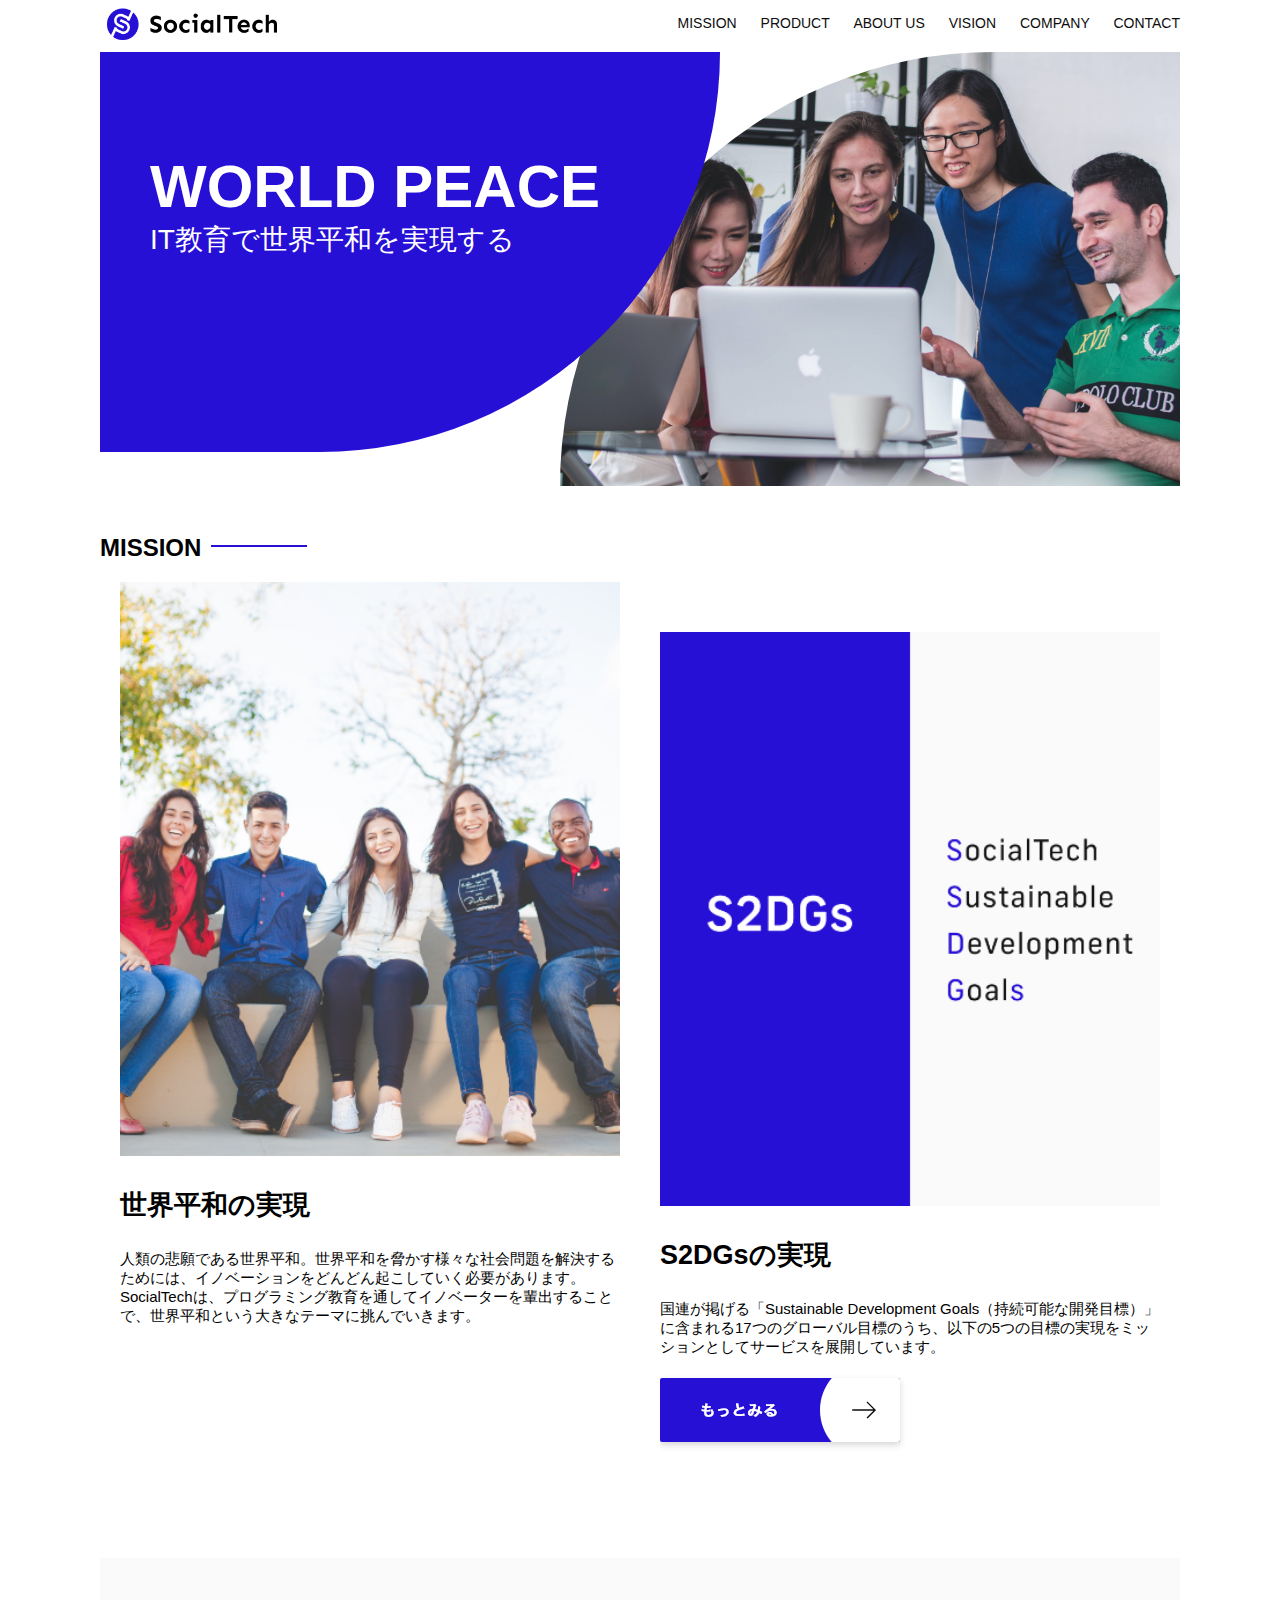
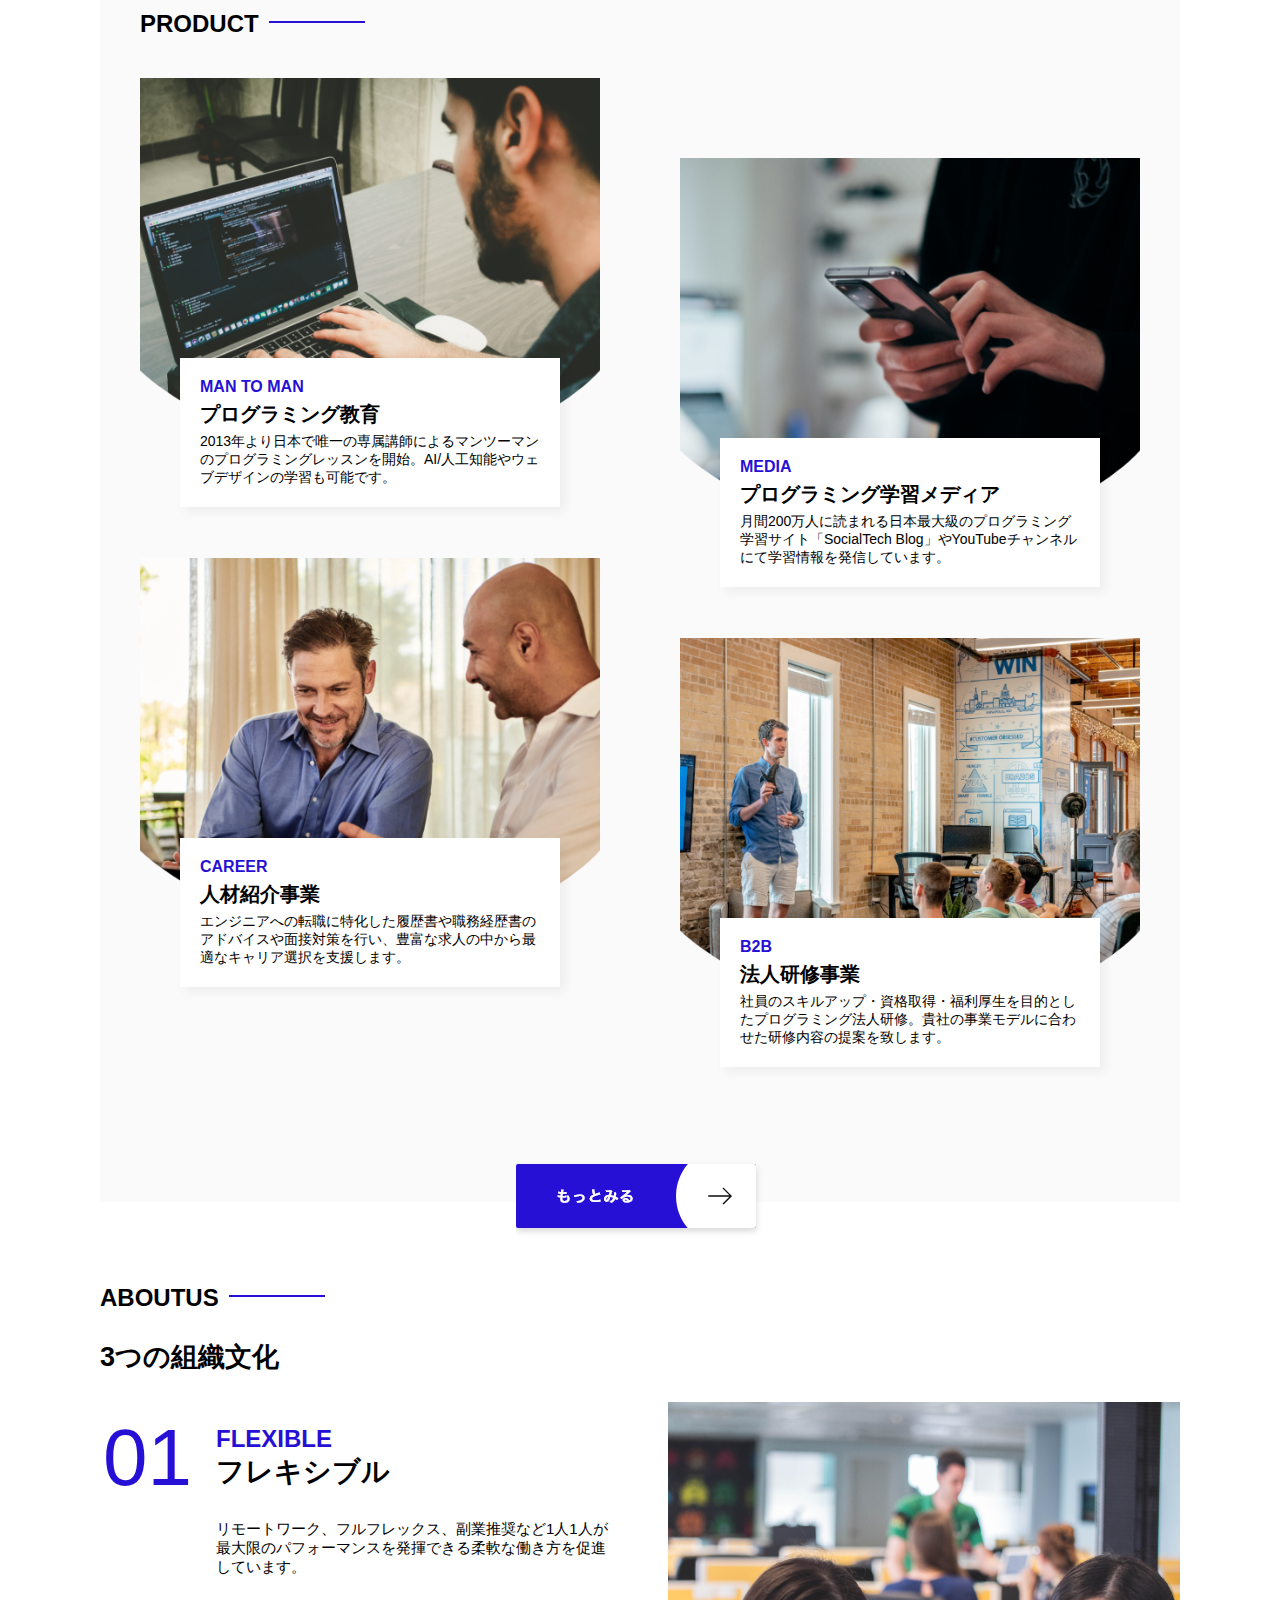
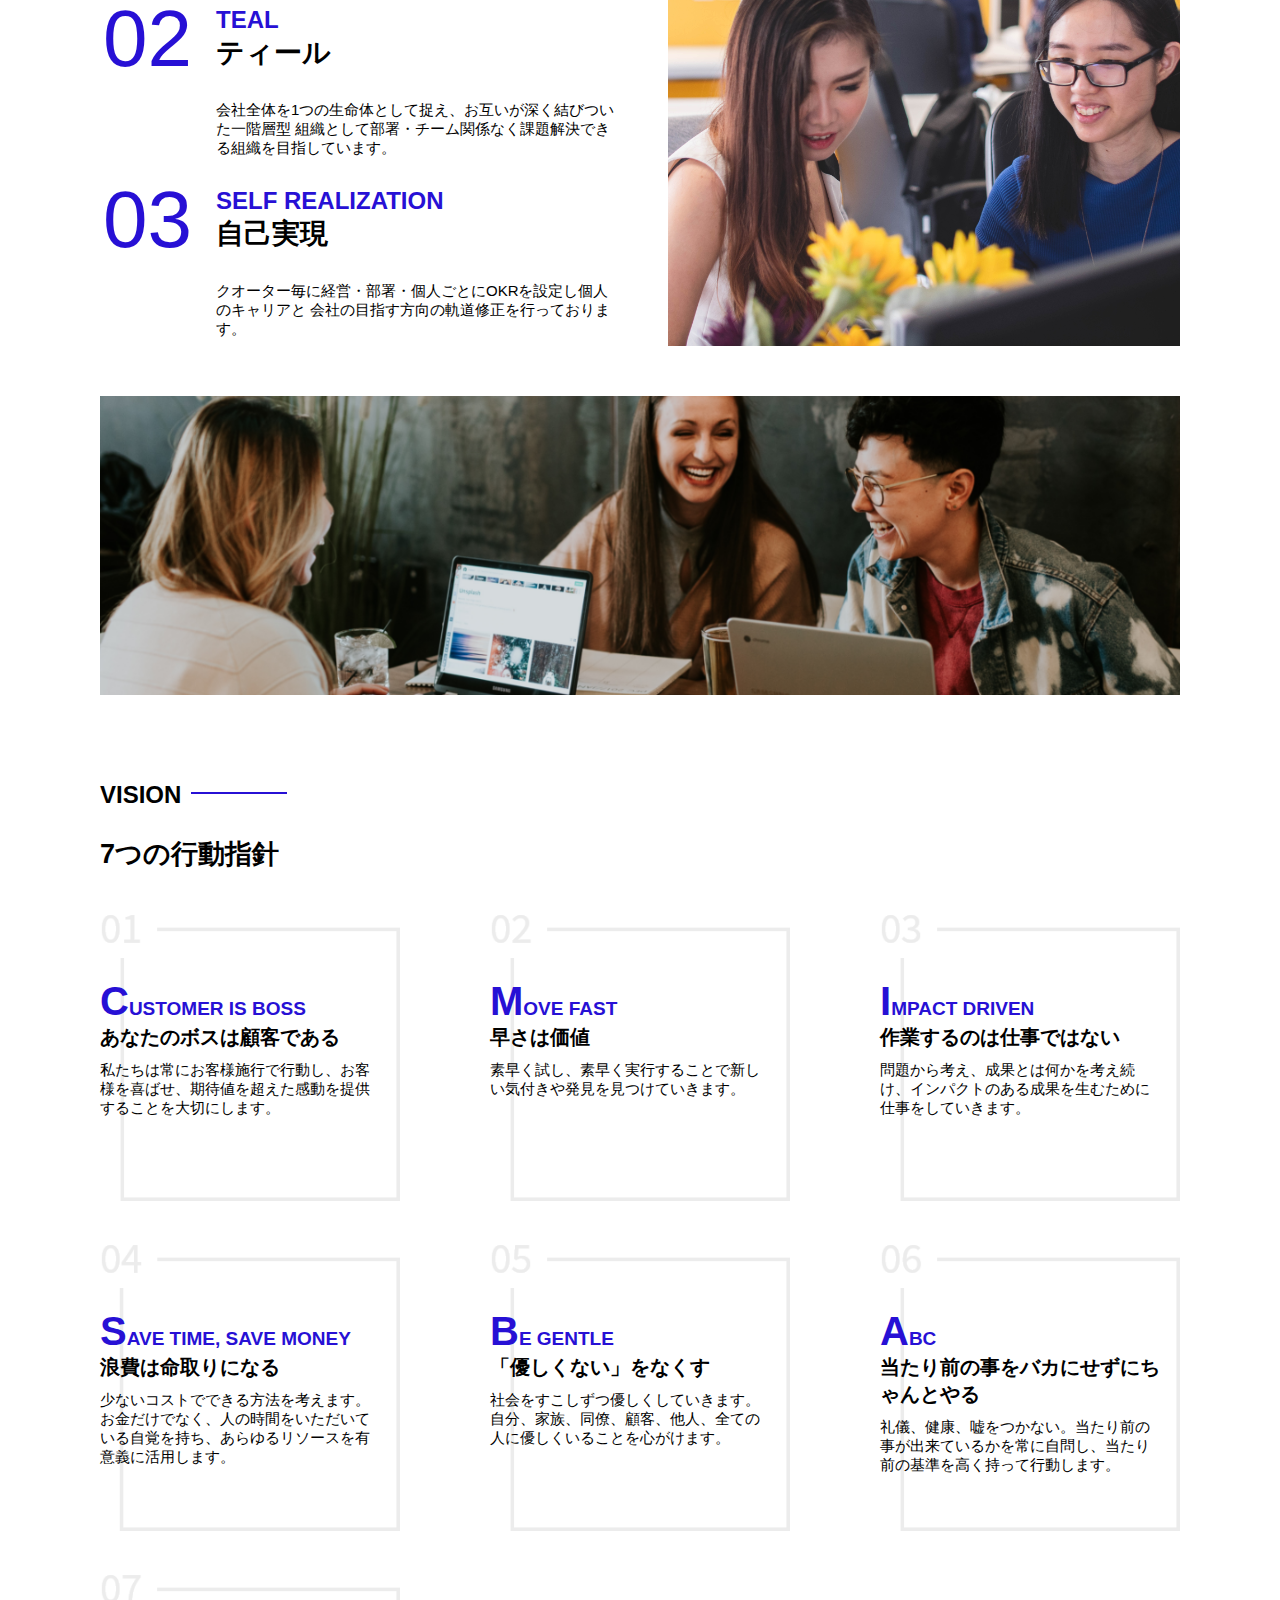
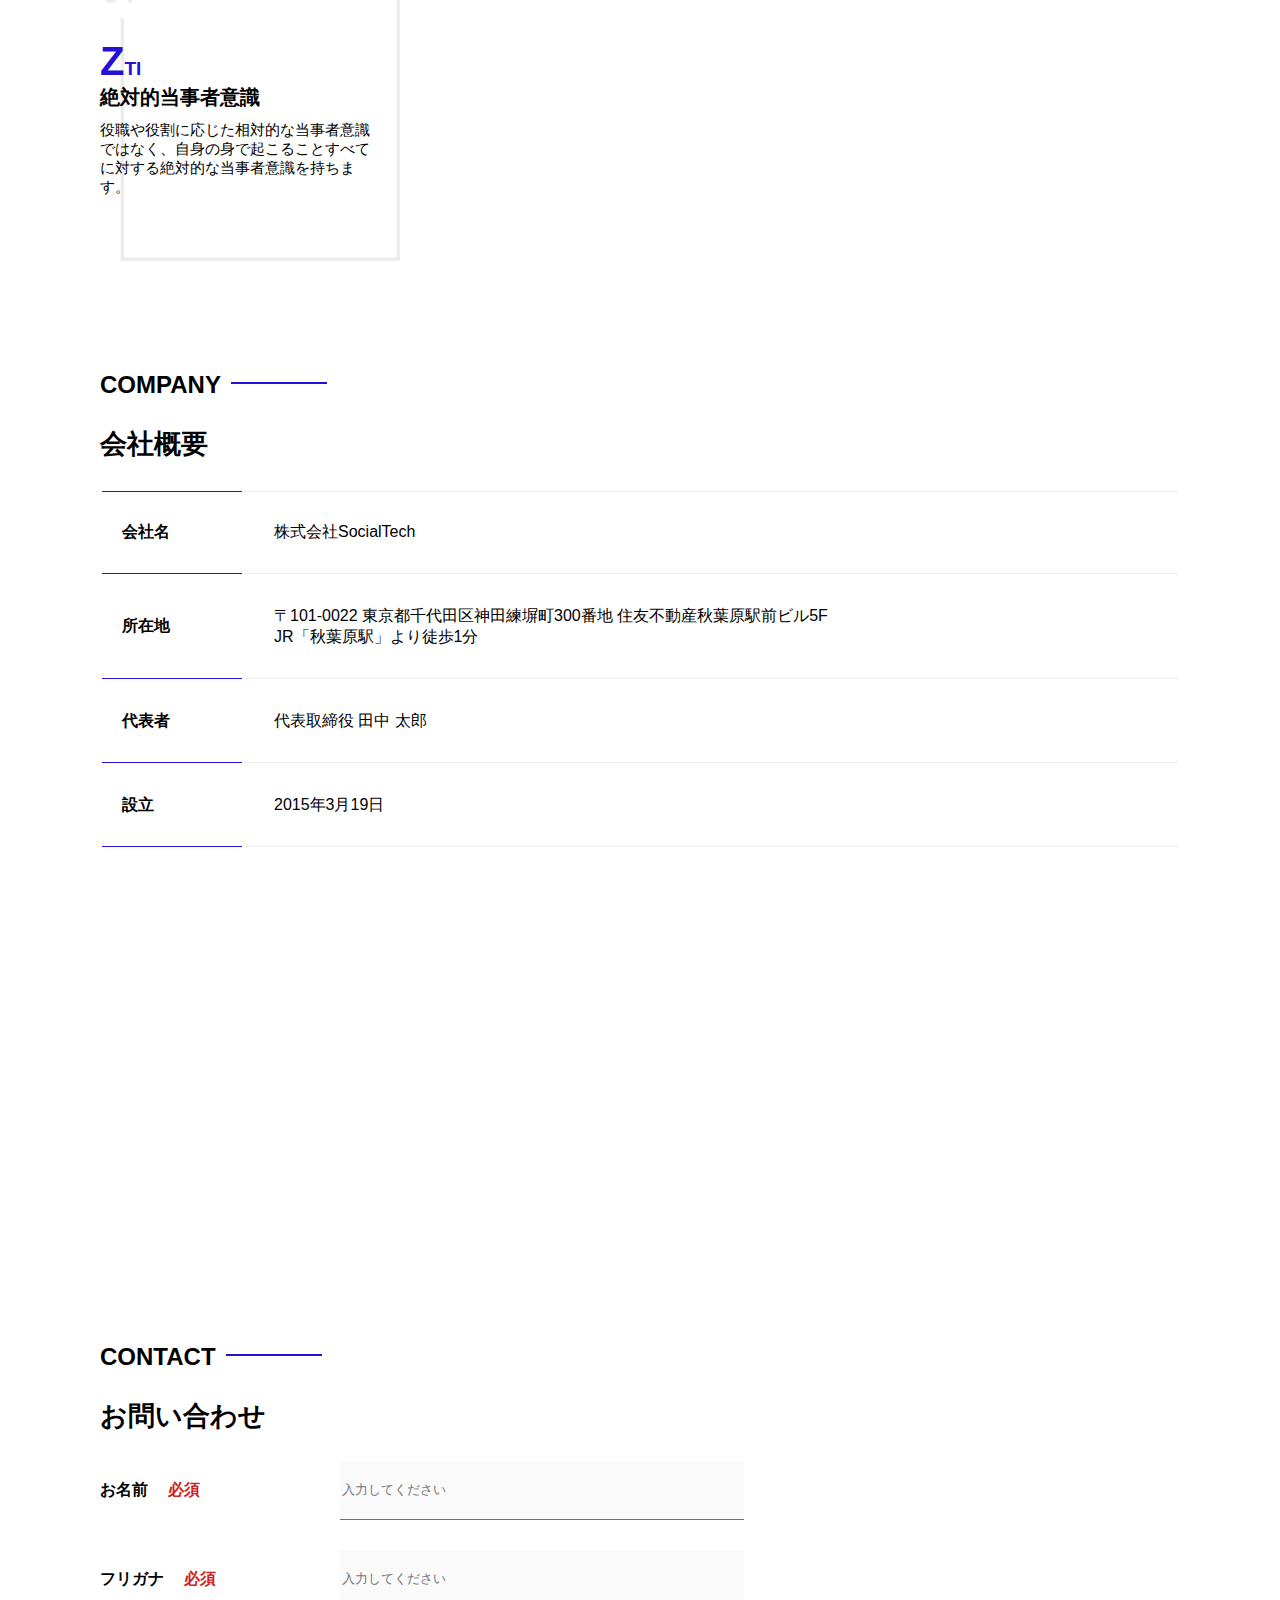
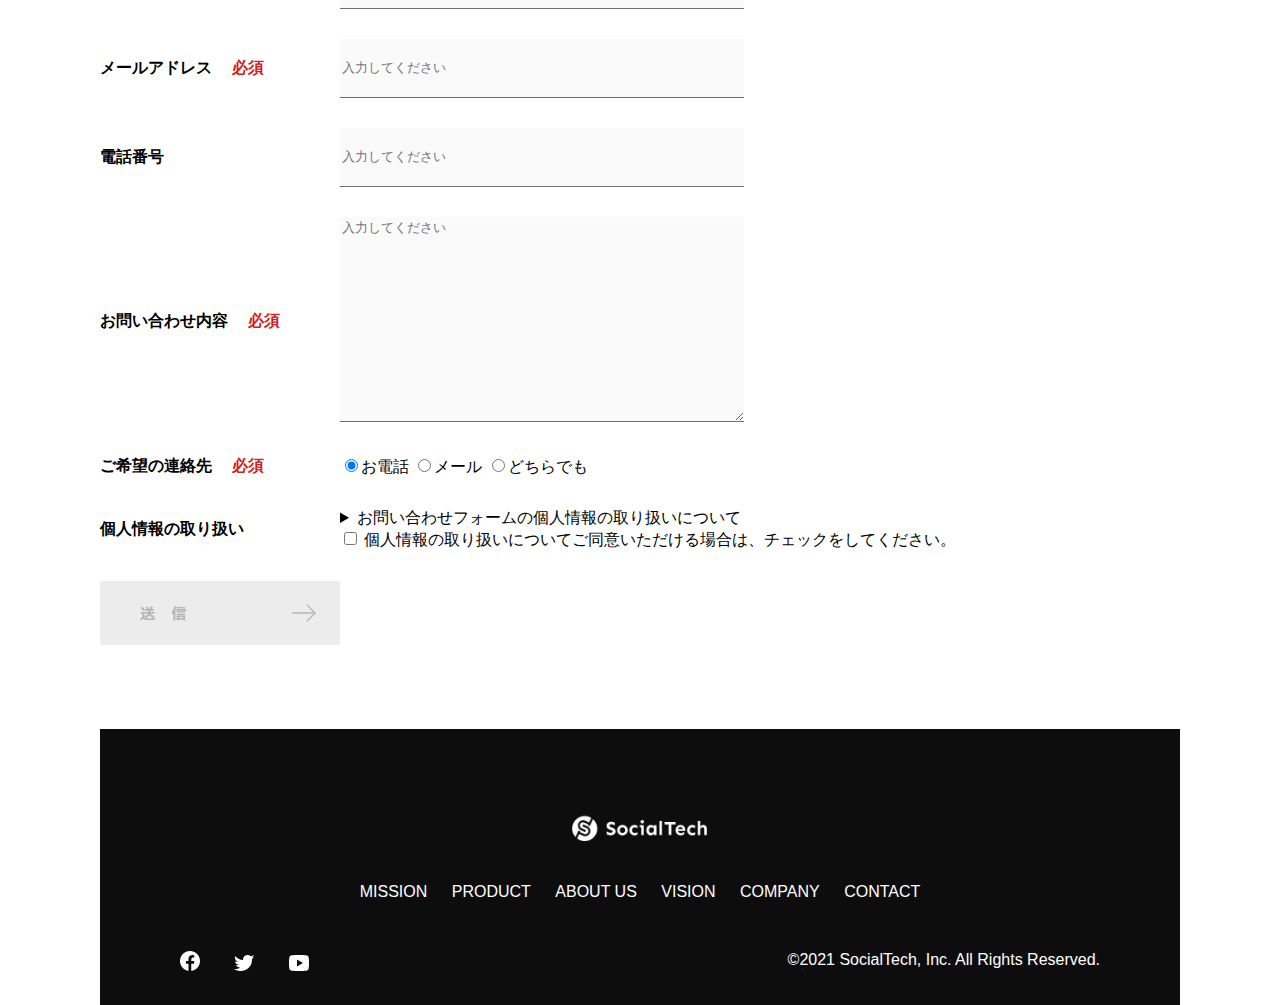
<file: kadai_tutorial_output/socialtech/index.html>
<!DOCTYPE html>
<html>
<head>
  <title>SocialTech</title>
  <meta charset="UTF-8">
  <meta name="description" content="SocialTechはEdTech業界のリーディングカンパニーを目指します。">
  <meta name="viewport" content="width=device-width, initial-scale=1.0">
  <link rel="stylesheet" href="style.css">
</head>
<body>
  <!-- ヘッダー -->
  <header>
    <!-- ロゴ -->
    <a href="index.html" id="logo"><img src="images/logo.png" alt="トップページに戻る"></a>

     <!-- PC用ナビゲーション -->
     <nav id="nav-pc">
       <a href="mission.html">MISSION</a>
       <a href="product.html">PRODUCT</a>
       <a href="index.html#aboutus">ABOUT US</a>
       <a href="index.html#vision">VISION</a>
       <a href="index.html#company">COMPANY</a>
       <a href="index.html#contact">CONTACT</a>
     </nav>
     <img id="menu-sp" src="images/button-menu.png" alt="ナビゲーションを開く" onclick="document.getElementById('nav-sp').style.display = 'block'">
     <nav id="nav-sp">
      <img id="close" src="images/button-close.png" alt="ナビゲーションを閉じる" onclick="document.getElementById('nav-sp').style.display = 'none'">
      <a id="logo-sp" href="index.html" onclick="document.getElementById('nav-sp').style.display = 'none'"><img
          src="images/logo-sp.png" alt="トップページに戻る"></a>
      <a class="menu" href="mission.html" onclick="document.getElementById('nav-sp').style.display = 'none'">MISSION</a>
      <a class="menu" href="product.html" onclick="document.getElementById('nav-sp').style.display = 'none'">PRODUCT</a>
      <a class="menu" href="index.html#aboutus" onclick="document.getElementById('nav-sp').style.display = 'none'">ABOUT
        US</a>
      <a class="menu" href="index.html#vision"
        onclick="document.getElementById('nav-sp').style.display = 'none'">VISION</a>
      <a class="menu" href="index.html#company"
        onclick="document.getElementById('nav-sp').style.display = 'none'">COMPANY</a>
      <a class="menu" href="index.html#contact"
        onclick="document.getElementById('nav-sp').style.display = 'none'">CONTACT</a>
      <div id="sns">
        <a href="https://www.facebook.com/sejuku2013"><img src="images/button-facebook.png" alt="Facebookのリンク"></a>
        <a href="https://twitter.com/samuraijuku"><img src="images/button-twitter.png" alt="Twitterのリンク"></a>
        <a href="https://www.youtube.com/channel/UCCFOQO5aDK0xXam4cUQXT8g"><img src="images/button-youtube.png" alt="YouTubeのリンク"></a>
      </div>
    </nav>
  </header>
  <main>
    <article>
      <!-- メインビジュアル -->
      <section id="main-visual">
        <div id="main-message">
          <h1>WORLD PEACE</h1>
          <p>IT教育で世界平和を実現する</p>
        </div>
        <img src="images/index/index-main.png" alt="PCの周りに集まる多国籍の仲間たち">
      </section>
      <!--ミッション-->
      <section id="mission">
        <h2 class="index-h2">MISSION</h2>
        <div id="mission-flex">
          <div>
            <img id="mission-photo" src="images/index/index-mission.png" alt="屋外のベンチで写真を撮影する多国籍の仲間たち">
            <h3>世界平和の実現</h3>
            <p>
              人類の悲願である世界平和。世界平和を脅かす様々な社会問題を解決するためには、イノベーションをどんどん起こしていく必要があります。SocialTechは、プログラミング教育を通してイノベーターを輩出することで、世界平和という大きなテーマに挑んでいきます。
            </p>
          </div>
          <div>
             <img id="s2dgs" src="images/index/s2dgs.png" alt="S2DGs">
             <h3>S2DGsの実現</h3>
             <p>国連が掲げる「Sustainable Development Goals（持続可能な開発目標）」に含まれる17つのグローバル目標のうち、以下の5つの目標の実現をミッションとしてサービスを展開しています。</p>
             <a href="mission.html">
               <img src="images/button-more.png" alt="もっとみる">
             </a>
          </div>
        </div>
      </section>
      <!-- プロダクト -->
      <section id="product">
        <h2 class="index-h2">PRODUCT</h2>
        <div>
          <div id="product-left">
            <div>
              <img class="product-photo" src="images/index/index-mantoman.png" alt="PCでコードを書く男性">
              <div class="product-explain">
                <span>MAN TO MAN</span>
                <h3>プログラミング教育</h3>
                <p>2013年より日本で唯一の専属講師によるマンツーマンのプログラミングレッスンを開始。AI/人工知能やウェブデザインの学習も可能です。</p>
              </div>
            </div>
            <div>
              <img class="product-photo" src="images/index/index-career.png" alt="笑顔で話し合う2人の男性">
              <div class="product-explain">
                <span>CAREER</span>
                <h3>人材紹介事業</h3>
                <p>エンジニアへの転職に特化した履歴書や職務経歴書のアドバイスや面接対策を行い、豊富な求人の中から最適なキャリア選択を支援します。</p>
              </div>
            </div>
          </div>
          <div id="product-right">
             <div>
               <img class="product-photo" src="images/index/index-media.png" alt="スマートフォンを操作する人">
               <div class="product-explain">
                 <span>MEDIA</span>
                 <h3>プログラミング学習メディア</h3>
                 <p>月間200万人に読まれる日本最大級のプログラミング学習サイト「SocialTech Blog」やYouTubeチャンネルにて学習情報を発信しています。</p>
               </div>
             </div>
             <div>
               <img class="product-photo" src="images/index/index-b2b.png" alt="講演中の男性とそれを聴く人々">
               <div class="product-explain">
                 <span>B2B</span>
                 <h3>法人研修事業</h3>
                 <p>社員のスキルアップ・資格取得・福利厚生を目的としたプログラミング法人研修。貴社の事業モデルに合わせた研修内容の提案を致します。</p>
               </div>
             </div>
           </div>
         </div>
         <div>
           <a id="product-more" href="product.html">
             <img src="images/button-more.png" alt="もっとみる">
           </a>
         </div>
      </section>
      <section id="aboutus">
        <h2 class="index-h2">ABOUTUS</h2>
        <h3>3つの組織文化</h3>
        <div>
          <table class="culture-table">
            <tr>
              <td>
                <span class="culture-num">01</span>
              </td>
              <td>
                <span class="culture-en">FLEXIBLE</span>
                <span class="culture-jp">フレキシブル</span>
              </td>
            </tr>
            <tr>
              <td>
                <!-- 空 -->
              </td>
              <td>
                <p class="culture-description">
                  リモートワーク、フルフレックス、副業推奨など1人1人が最大限のパフォーマンスを発揮できる柔軟な働き方を促進しています。
                </p>
              </td>
            </tr>
            <tr>
              <td>
                <span class="culture-num">02</span>
              </td>
              <td>
                <span class="culture-en">TEAL</span>
                <span class="culture-jp">ティール</span>
              </td>
            </tr>
            <tr>
              <td>
                <!-- 空 -->
              </td>
              <td>
                <p class="culture-description">
                  会社全体を1つの生命体として捉え、お互いが深く結びついた一階層型
                  組織として部署・チーム関係なく課題解決できる組織を目指しています。
                </p>
              </td>
            </tr>
            <tr>
              <td>
                <span class="culture-num">03</span>
              </td>
              <td>
                <span class="culture-en">SELF REALIZATION</span>
                <span class="culture-jp">自己実現</span>
              </td>
            </tr>
            <tr>
              <td>
                <!-- 空 -->
              </td>
              <td>
              <p class="culture-description">
                クオーター毎に経営・部署・個人ごとにOKRを設定し個人のキャリアと
                会社の目指す方向の軌道修正を行っております。
              </p>
              </td>
            </tr>
          </table>
            <img class="culture-img" src="images/index/index-aboutus1.png" alt="笑顔で話し合う2人の女性">
        </div>
        <img class="culture-img2" src="images/index/index-aboutus2.png" alt="笑顔で話し合う3人の男女">
      </section>
      <section id="vision">
        <h2 class="index-h2">VISION</h2>
        <h3>7つの行動指針</h3>
        <div>
          <div class="vision-box">
            <img src="images/index/vision-01.png" alt="01">
            <span>
              <h4>CUSTOMER IS BOSS</h4>
              <h5>あなたのボスは顧客である</h5>
              <p>私たちは常にお客様施行で行動し、お客様を喜ばせ、期待値を超えた感動を提供することを大切にします。</p>
            </span>
          </div>
          <div class="vision-box">
            <img src="images/index/vision-02.png" alt="02">
            <span>
              <h4>MOVE FAST</h4>
              <h5>早さは価値</h5>
              <p>素早く試し、素早く実行することで新しい気付きや発見を見つけていきます。</p>
            </span>
          </div>
          <div class="vision-box">
            <img src="images/index/vision-03.png" alt="03">
            <span>
              <h4>IMPACT DRIVEN</h4>
              <h5>作業するのは仕事ではない</h5>
              <p>問題から考え、成果とは何かを考え続け、インパクトのある成果を生むために仕事をしていきます。</p>
            </span>
          </div>
          <div class="vision-box">
            <img src="images/index/vision-04.png" alt="04">
            <span>
              <h4>SAVE TIME, SAVE MONEY</h4>
              <h5>浪費は命取りになる</h5>
              <p>少ないコストでできる方法を考えます。お金だけでなく、人の時間をいただいている自覚を持ち、あらゆるリソースを有意義に活用します。</p>
            </span>
          </div>
          <div class="vision-box">
            <img src="images/index/vision-05.png" alt="05">
            <span>
              <h4>BE GENTLE</h4>
              <h5>「優しくない」をなくす</h5>
              <p>社会をすこしずつ優しくしていきます。自分、家族、同僚、顧客、他人、全ての人に優しくいることを心がけます。</p>
            </span>
          </div>
          <div class="vision-box">
            <img src="images/index/vision-06.png" alt="06">
            <span>
              <h4>ABC</h4>
              <h5>当たり前の事をバカにせずにちゃんとやる</h5>
              <p>礼儀、健康、嘘をつかない。当たり前の事が出来ているかを常に自問し、当たり前の基準を高く持って行動します。</p>
            </span>
          </div>
          <div class="vision-box">
            <img src="images/index/vision-07.png" alt="07">
            <span>
              <h4>ZTI</h4>
              <h5>絶対的当事者意識</h5>
              <p>役職や役割に応じた相対的な当事者意識ではなく、自身の身で起こることすべてに対する絶対的な当事者意識を持ちます。</p>
            </span>
          </div>
        </div>
        </section> 
      <section id="company">
        <h2 class="index-h2">COMPANY</h2>
        <h3>会社概要</h3>
        <table id="company-table">
          <tr>
            <th class="tableheader-first">会社名</th>
            <td class="cell-first">株式会社SocialTech</td>
          </tr>
          <tr>
            <th class="tableheader">所在地</th>
            <td class="cell">〒101-0022 東京都千代田区神田練塀町300番地 住友不動産秋葉原駅前ビル5F<br>JR「秋葉原駅」より徒歩1分</td>
          </tr>
          <tr>
            <th class="tableheader">代表者</th>
            <td class="cell">代表取締役 田中 太郎</td>
          </tr>
          <tr>
            <th class="tableheader">設立</th>
            <td class="cell">2015年3月19日</td>
          </tr>
        </table>
        <iframe src="https://www.google.com/maps/embed?pb=!1m18!1m12!1m3!1d3240.068854019517!2d139.77465259999997!3d35.699923199999986!2m3!1f0!2f0!3f0!3m2!1i1024!2i768!4f13.1!3m3!1m2!1s0x60188fee13660e23%3A0x77137876edf742ac!2z5L2P5Y-L5LiN5YuV55Sj56eL6JGJ5Y6f6aeF5YmN44OT44Or!5e0!3m2!1sja!2sjp!4v1716734998970!5m2!1sja!2sjp" width="600" height="450" style="border:0;" allowfullscreen="" loading="lazy" referrerpolicy="no-referrer-when-downgrade"></iframe>
      </section>  
      <section id="contact">
        <h2 class="index-h2">CONTACT</h2>
        <h3>お問い合わせ</h3>
        <form>
          <div>
            <div class="contact-heading">
              <label class="contact-label">お名前<span class="contact-span">必須</span></label>
            </div>
            <div>
              <input type="text" name="name" placeholder="入力してください" class="contact-textbox">
            </div>
          </div>
          <div>
            <div class="contact-heading">
              <label class="contact-label">フリガナ<span class="contact-span">必須</span></label>
            </div>
            <div>
              <input type="text" name="hurigana" placeholder="入力してください" class="contact-textbox">
            </div>
          </div>
          <div>
            <div class="contact-heading">
              <label class="contact-label">メールアドレス<span class="contact-span">必須</span></label>
            </div>
            <div>
              <input type="text" name="email" placeholder="入力してください" class="contact-textbox">
            </div>
          </div>
          <div>
            <div class="contact-heading">
              <label class="contact-label">電話番号</label>
            </div>
            <div>
              <input type="text" name="tel" placeholder="入力してください" class="contact-textbox">
            </div>
          </div>
          <div>
            <div class="contact-heading">
              <label class="contact-label">お問い合わせ内容<span class="contact-span">必須</span></label>
            </div>
            <div>
              <textarea class="contact-textarea" placeholder="入力してください" name="message"></textarea>
            </div>
          </div>
          <div>
            <div class="contact-heading">
              <label class="contact-label">ご希望の連絡先<span class="contact-span">必須</span></label>
            </div>
            <div>
              <input class="radiobutton" type="radio" value="tel" name="contact" checked><label>お電話</label>
              <input class="radiobutton" type="radio" value="mail" name="contact"><label>メール</label>
              <input class="radiobutton" type="radio" value="both" name="contact"><label>どちらでも</label>
            </div>
          </div>
          <div>
            <div class="contact-heading">
              <label class="contact-label">個人情報の取り扱い</label>
            </div>
            <div>
              <details>
                <summary>お問い合わせフォームの個人情報の取り扱いについて</summary>
                <div>
                  <span>１．組織の名称又は氏名</span><br>
                  株式会社SocialTech<br><br>
                  <span>２．個人情報保護管理者（若しくはその代理人）の氏名又は職名、所属及び連絡先
                    鈴木 一郎 コーポレート部</span><br>
                  メールアドレス：samurai@example.com<br>
                  TEL：03-1234-5678<br>
                  <span>３．個人情報の利用目的</span><br>
                  ・本サービス及び本サービスに関連する情報の提供又はそれらに関する連絡のため<br>
                  ・ユーザーの本人確認のため<br>
                  ・当社サービスのご案内のため<br>
                  ・当社の商品等の広告または宣伝（電子メールによるものを含むものとします。）<br><br>
                  <span>４．個人情報の取り扱い業務の委託</span><br>
                  個人情報の取扱業務の全部または一部を外部に業務委託する場合があります。<br>
                  その際、弊社は、個人情報を適切に保護できる管理体制を敷き実行していることを条件として<br>
                  委託先を厳選したうえで、機密保持契約を委託先と締結し、お客様の個人情報を厳密に管理させます。<br><br>
                  <span>５．個人情報の開示等の請求</span><br>
                  お客様は、弊社に対してご自身の個人情報の開示等（利用目的の通知、開示、内容の訂正・追加・削除、利用の停止または消去、第三者への提供の停止）に関して、当社問合わせ窓口に申し出ることができます。<br>
                  その際、弊社はお客様ご本人を確認させていただいたうえで、合理的な期間内に対応いたします。<br><br>
                  なお、個人情報に関する弊社問合わせ先は、次の通りです。<br><br>
                  株式会社SocialTech　個人情報問合せ窓口<br>
                  〒101-0022 東京都千代田区神田練塀町300番地 住友不動産秋葉原駅前ビル5F<br>
                  メールアドレス：samurai@example.com　TEL：03-1234-5678<br><br>
                  <span>６．個人情報を提供されることの任意性について</span><br><br>
                  お客様がご自身の個人情報を弊社に提供されるか否かは、お客様のご判断によりますが、もしご提供されない場合には、適切なサービスが提供できない場合がありますので予めご了承ください。
                </div>
              </details>
              <input type="checkbox" name="agree">
              <span>個人情報の取り扱いについてご同意いただける場合は、チェックをしてください。</span>
            </div>
          </div>
          <input type="image" src="images/button-submit.png" alt="送信する">
        </form>
      </section>
    </article>
    <footer>
      <div id="footer-logo">
        <img src="images/logo-sp.png" alt="SocialTech">
      </div>
      <div id="footer-link">
        <a href="mission.html">MISSION</a>
        <a href="product.html">PRODUCT</a>
        <a href="index.html#aboutus">ABOUT US</a>
        <a href="index.html#vision">VISION</a>
        <a href="index.html#company">COMPANY</a>
        <a href="index.html#contact">CONTACT</a>
      </div>
      <div id="sns-footer">
        <a href="https://www.facebook.com/sejuku2013"><img src="images/button-facebook.png" alt="Facebookのリンク"></a>
        <a href="https://twitter.com/samuraijuku"><img src="images/button-twitter.png" alt="Twitterのリンク"></a>
        <a href="https://www.youtube.com/channel/UCCFOQO5aDK0xXam4cUQXT8g"><img src="images/button-youtube.png" alt="YouTubeのリンク"></a>
        <span id="copyright">&copy;2021 SocialTech, Inc. All Rights Reserved. </span>
      </div>
    </footer>
  </main>
</body>

</html>
</file>
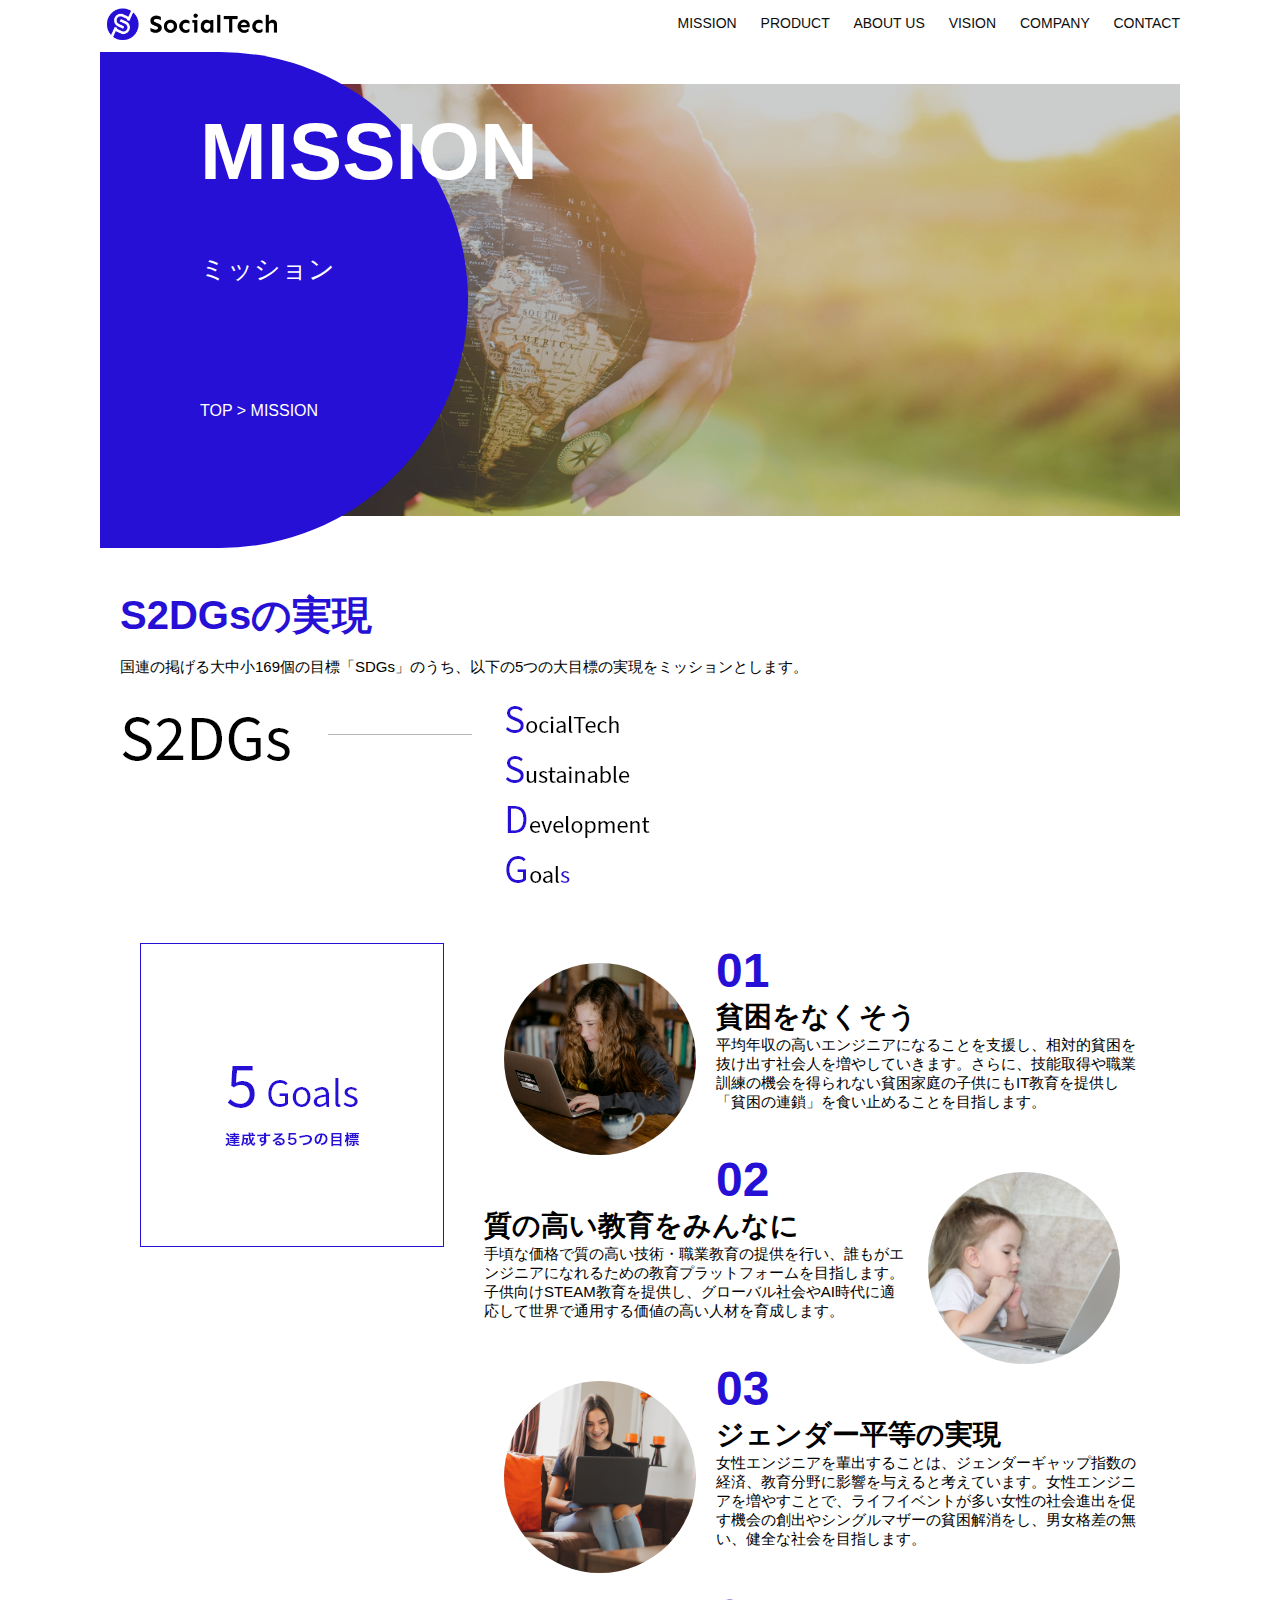
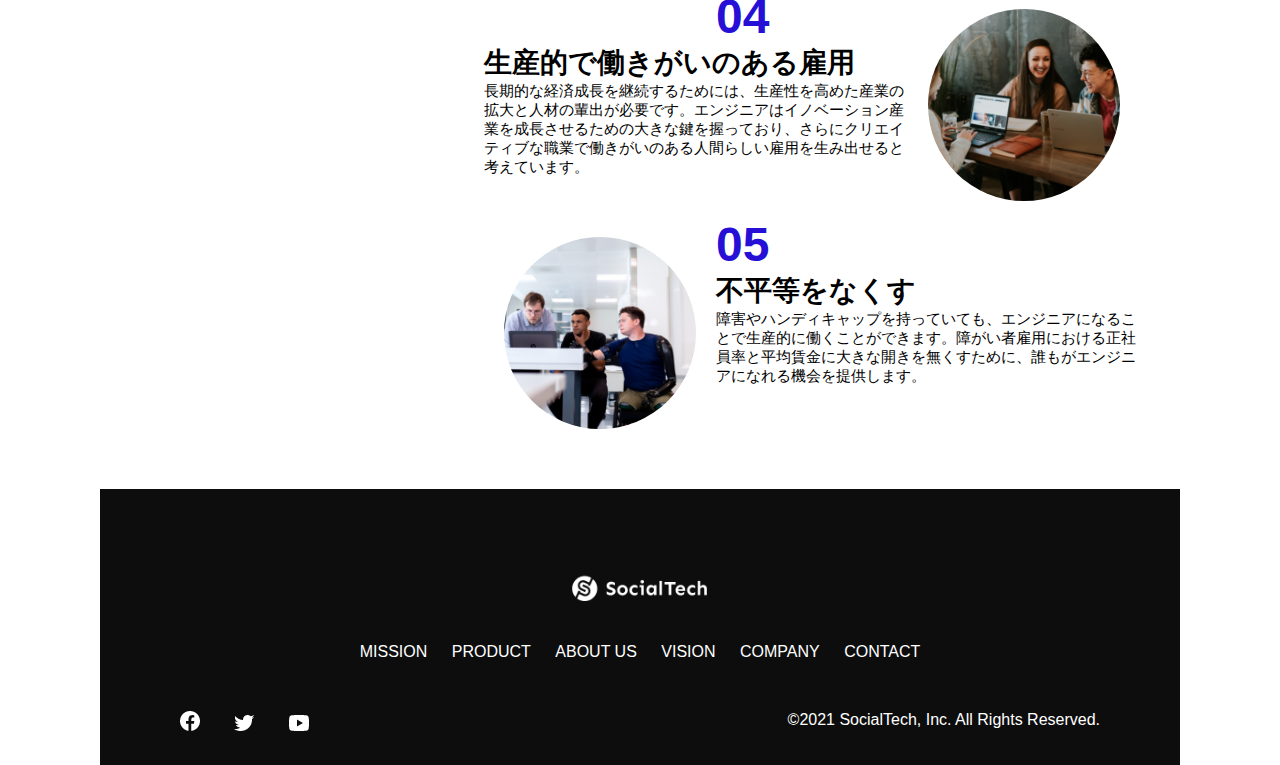
<file: kadai_tutorial_output/socialtech/mission.html>
<!DOCTYPE html>
<html>
<head>
  <title>SocialTech - MISSION ミッション -</title>
  <meta charset="UTF-8">
  <meta name="description" content="SocialTechが目指す5つの目標（S2DGs）を紹介します">
  <meta name="viewport" content="width=device-width, initial-scale=1.0">
  <link rel="stylesheet" href="style.css">
</head>

<body>
  <!-- ヘッダー -->
  <header>
    <!-- ロゴ -->
    <a href="index.html" id="logo"><img src="images/logo.png" alt="トップページに戻る"></a>

    <!-- PC用ナビゲーション -->
    <nav id="nav-pc">
      <a href="mission.html">MISSION</a>
      <a href="product.html">PRODUCT</a>
      <a href="index.html#aboutus">ABOUT US</a>
      <a href="index.html#vision">VISION</a>
      <a href="index.html#company">COMPANY</a>
      <a href="index.html#contact">CONTACT</a>
    </nav>

    <!-- スマホ用メニューボタン -->
    <img id="menu-sp" src="images/button-menu.png" alt="ナビゲーションを開く" onclick="document.getElementById('nav-sp').style.display = 'block'">

    <!-- スマホ用ナビゲーション -->
    <nav id="nav-sp">
      <img id="close" src="images/button-close.png" alt="ナビゲーションを閉じる" onclick="document.getElementById('nav-sp').style.display = 'none'">
      <a id="logo-sp" href="index.html" onclick="document.getElementById('nav-sp').style.display = 'none'"><img
          src="images/logo-sp.png" alt="トップページに戻る"></a>
      <a class="menu" href="mission.html" onclick="document.getElementById('nav-sp').style.display = 'none'">MISSION</a>
      <a class="menu" href="product.html" onclick="document.getElementById('nav-sp').style.display = 'none'">PRODUCT</a>
      <a class="menu" href="index.html#aboutus" onclick="document.getElementById('nav-sp').style.display = 'none'">ABOUT
        US</a>
      <a class="menu" href="index.html#vision"
        onclick="document.getElementById('nav-sp').style.display = 'none'">VISION</a>
      <a class="menu" href="index.html#company"
        onclick="document.getElementById('nav-sp').style.display = 'none'">COMPANY</a>
      <a class="menu" href="index.html#contact"
        onclick="document.getElementById('nav-sp').style.display = 'none'">CONTACT</a>
      <div id="sns">
        <a href="https://www.facebook.com/sejuku2013"><img src="images/button-facebook.png" alt="Facebookのリンク"></a>
        <a href="https://twitter.com/samuraijuku"><img src="images/button-twitter.png" alt="Twitterのリンク"></a>
        <a href="https://www.youtube.com/channel/UCCFOQO5aDK0xXam4cUQXT8g"><img src="images/button-youtube.png" alt="YouTubeのリンク"></a>
      </div>
    </nav>
  </header>
  <main>
    <article>
        <section id="mission-main">
            <div id="mission-title">
              <h1>MISSION</h1>
              <span>ミッション</span>
              <div>TOP > MISSION</div>
            </div>
          </section>
          <section id="mission-s2dgs">
            <h2 class="mission-h2">S2DGsの実現</h2>
            <p>国連の掲げる大中小169個の目標「SDGs」のうち、以下の5つの大目標の実現をミッションとします。</p>
            <img src="images/mission/mission-s2dgs.png" alt="S2DGs">
          </section>
          <section id="mission-5goals">
            <div>
              <img id="s2dgs-image" src="images/mission/mission-5goals.png" alt="5Goals">
            </div>
            <div>
                <div>
                  <img class="fivegoals-image-left" src="images/mission/mission-5goals01.png" alt="PCを操作する女の子">
                  <span class="fivegoals-number">01</span>
                  <h3 class="fivegoals-h3">貧困をなくそう</h3>
                  <p class="fivegoals-p">
                    平均年収の高いエンジニアになることを支援し、相対的貧困を抜け出す社会人を増やしていきます。さらに、技能取得や職業訓練の機会を得られない貧困家庭の子供にもIT教育を提供し「貧困の連鎖」を食い止めることを目指します。
                  </p>
                </div>
        
                <div>
                  <img class="fivegoals-image-right" src="images/mission/mission-5goals02.png" alt="PCを見つめる小さい女の子">
                  <span class="fivegoals-number">02</span>
                  <h3 class="fivegoals-h3">質の高い教育をみんなに</h3>
                  <p class="fivegoals-p">
                    手頃な価格で質の高い技術・職業教育の提供を行い、誰もがエンジニアになれるための教育プラットフォームを目指します。子供向けSTEAM教育を提供し、グローバル社会やAI時代に適応して世界で通用する価値の高い人材を育成します。
                  </p>
                </div>
        
                <div>
                  <img class="fivegoals-image-left" src="images/mission/mission-5goals03.png" alt="PCを操作する女性">
                  <span class="fivegoals-number">03</span>
                  <h3 class="fivegoals-h3">ジェンダー平等の実現</h3>
                  <p class="fivegoals-p">
                    女性エンジニアを輩出することは、ジェンダーギャップ指数の経済、教育分野に影響を与えると考えています。女性エンジニアを増やすことで、ライフイベントが多い女性の社会進出を促す機会の創出やシングルマザーの貧困解消をし、男女格差の無い、健全な社会を目指します。
                  </p>
                </div>
        
                <div>
                  <img class="fivegoals-image-right" src="images/mission/mission-5goals04.png" alt="笑顔で話し合う3人の男女">
                  <span class="fivegoals-number">04</span>
                  <h3 class="fivegoals-h3">生産的で働きがいのある雇用</h3>
                  <p class="fivegoals-p">
                    長期的な経済成長を継続するためには、生産性を高めた産業の拡大と人材の輩出が必要です。エンジニアはイノベーション産業を成長させるための大きな鍵を握っており、さらにクリエイティブな職業で働きがいのある人間らしい雇用を生み出せると考えています。
                  </p>
                </div>
        
                <div>
                  <img class="fivegoals-image-left" src="images/mission/mission-5goals05.png" alt="障害を持つ男性が生き生きと働く様子">
                  <span class="fivegoals-number">05</span>
                  <h3 class="fivegoals-h3">不平等をなくす</h3>
                  <p class="fivegoals-p">
                    障害やハンディキャップを持っていても、エンジニアになることで生産的に働くことができます。障がい者雇用における正社員率と平均賃金に大きな開きを無くすために、誰もがエンジニアになれる機会を提供します。
                  </p>
                </div>
              </div>
          </section>
    </article>
    <footer>
      <div id="footer-logo">
        <img src="images/logo-sp.png" alt="SocialTech">
      </div>
      <div id="footer-link">
        <a href="mission.html">MISSION</a>
        <a href="product.html">PRODUCT</a>
        <a href="index.html#aboutus">ABOUT US</a>
        <a href="index.html#vision">VISION</a>
        <a href="index.html#company">COMPANY</a>
        <a href="index.html#contact">CONTACT</a>
      </div>
      <div id="sns-footer">
        <a href="https://www.facebook.com/sejuku2013"><img src="images/button-facebook.png" alt="Facebookのリンク"></a>
        <a href="https://twitter.com/samuraijuku"><img src="images/button-twitter.png" alt="Twitterのリンク"></a>
        <a href="https://www.youtube.com/channel/UCCFOQO5aDK0xXam4cUQXT8g"><img src="images/button-youtube.png" alt="YouTubeのリンク"></a>
        <span id="copyright">&copy;2021 SocialTech, Inc. All Rights Reserved. </span>
      </div>
    </footer>
  </main>
</body>

</html>
</file>
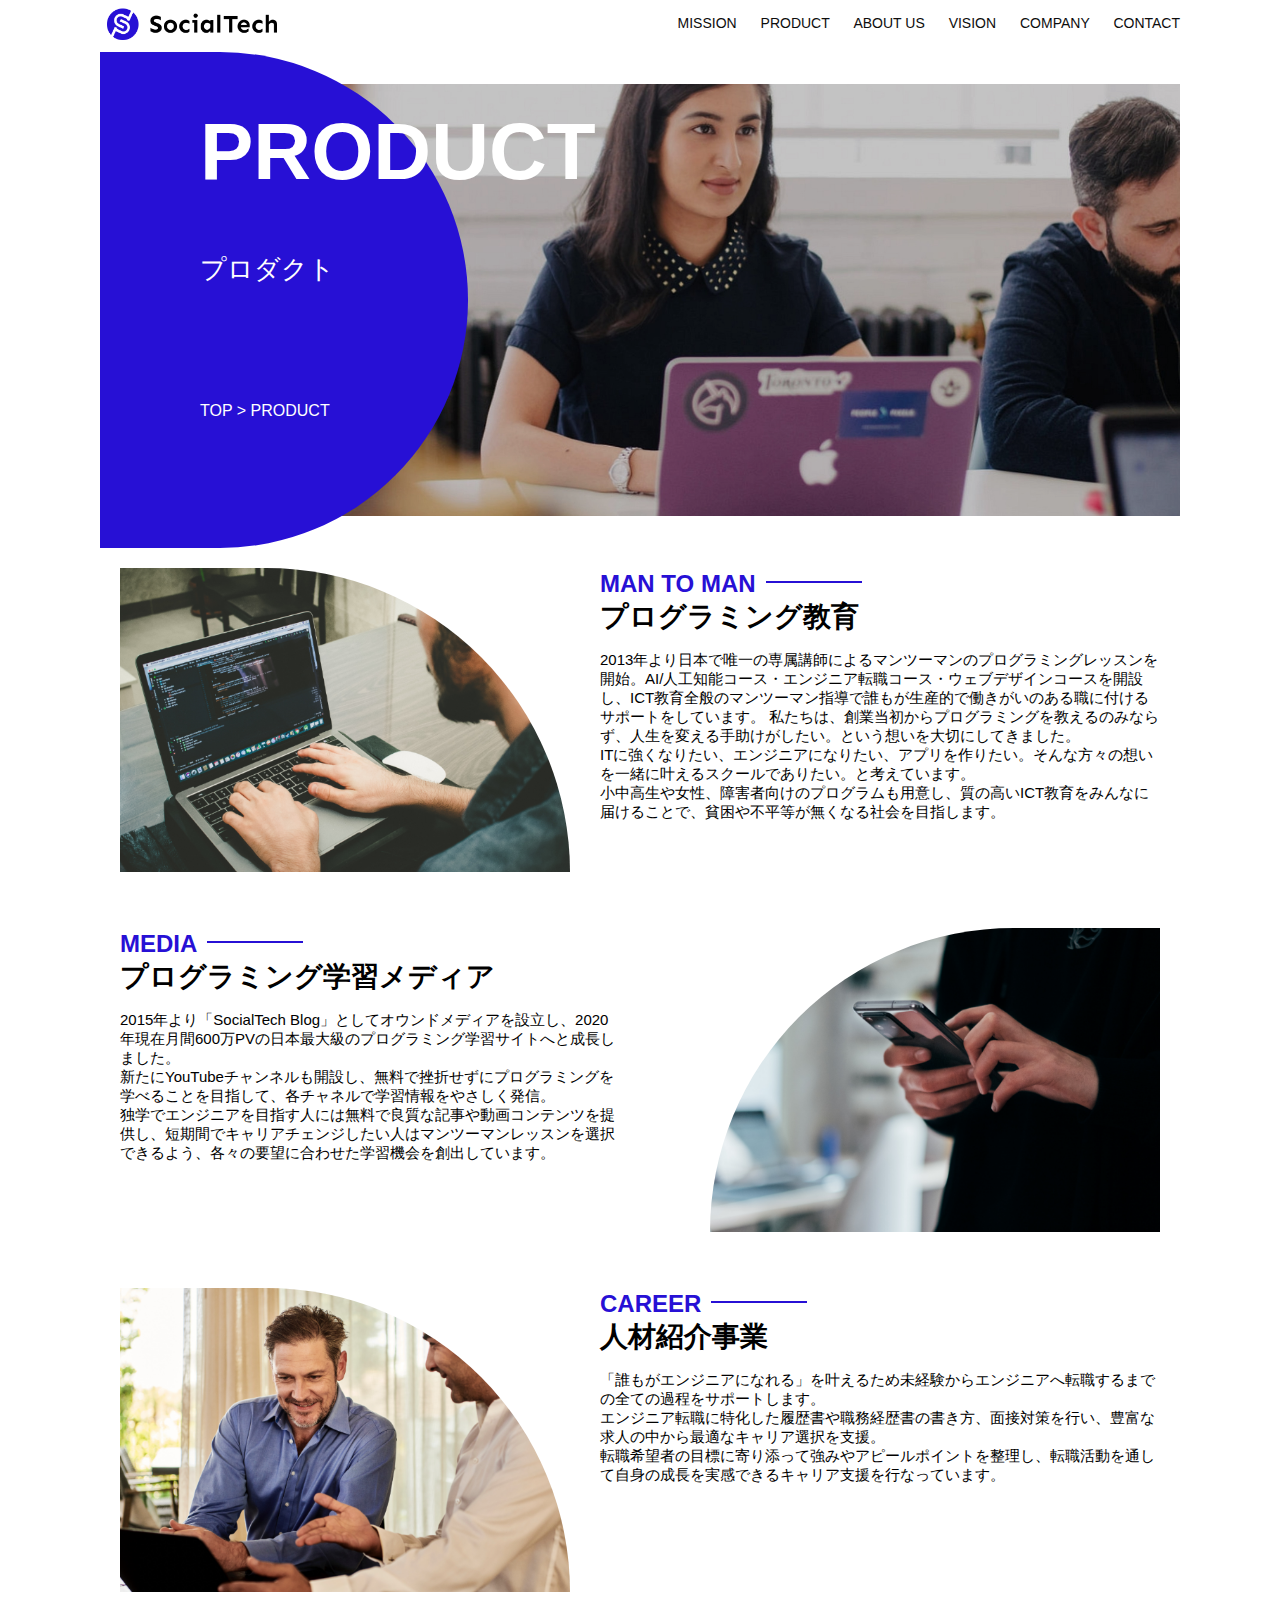
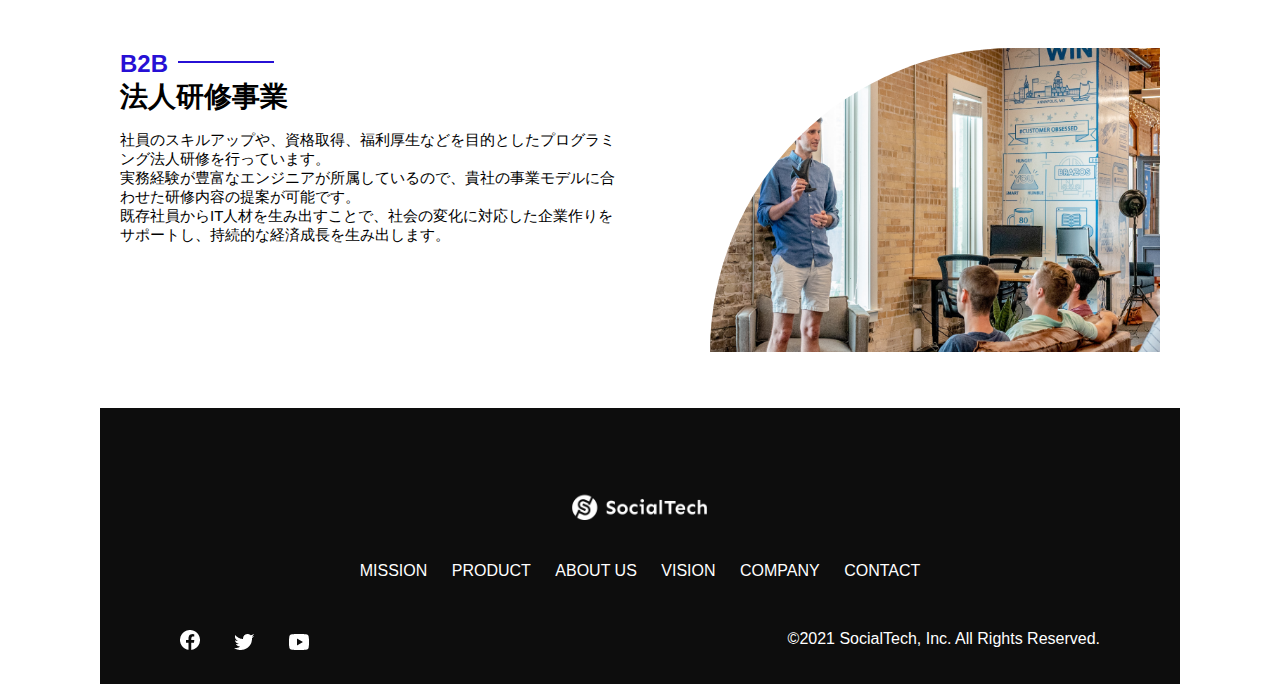
<file: kadai_tutorial_output/socialtech/product.html>
<!DOCTYPE html>
  <html>
  <head>
    <title>SocialTech -PRODUCT プロダクト-</title>
    <meta charset="UTF-8">
    <meta name="description" content="SocialTechの4つのプロダクトを紹介します">
    <meta name="viewport" content="width=device-width, initial-scale=1.0">
    <link rel="stylesheet" href="style.css">
  </head>
  
  <body>
    <!-- ヘッダー -->
    <header>
      <!-- ロゴ -->
      <a href="index.html" id="logo"><img src="images/logo.png" alt="トップページに戻る"></a>
  
      <!-- PC用ナビゲーション -->
      <nav id="nav-pc">
        <a href="mission.html">MISSION</a>
        <a href="product.html">PRODUCT</a>
        <a href="index.html#aboutus">ABOUT US</a>
        <a href="index.html#vision">VISION</a>
        <a href="index.html#company">COMPANY</a>
        <a href="index.html#contact">CONTACT</a>
      </nav>
  
      <!-- スマホ用メニューボタン -->
      <img id="menu-sp" src="images/button-menu.png" alt="ナビゲーションを開く" onclick="document.getElementById('nav-sp').style.display = 'block'">
  
      <!-- スマホ用ナビゲーション -->
      <nav id="nav-sp">
        <img id="close" src="images/button-close.png" alt="ナビゲーションを閉じる" onclick="document.getElementById('nav-sp').style.display = 'none'">
        <a id="logo-sp" href="index.html" onclick="document.getElementById('nav-sp').style.display = 'none'"><img
            src="images/logo-sp.png" alt="トップページに戻る"></a>
        <a class="menu" href="mission.html" onclick="document.getElementById('nav-sp').style.display = 'none'">MISSION</a>
        <a class="menu" href="product.html" onclick="document.getElementById('nav-sp').style.display = 'none'">PRODUCT</a>
        <a class="menu" href="index.html#aboutus" onclick="document.getElementById('nav-sp').style.display = 'none'">ABOUT
          US</a>
        <a class="menu" href="index.html#vision"
          onclick="document.getElementById('nav-sp').style.display = 'none'">VISION</a>
        <a class="menu" href="index.html#company"
          onclick="document.getElementById('nav-sp').style.display = 'none'">COMPANY</a>
        <a class="menu" href="index.html#contact"
          onclick="document.getElementById('nav-sp').style.display = 'none'">CONTACT</a>
        <div id="sns">
          <a href="https://www.facebook.com/sejuku2013"><img src="images/button-facebook.png" alt="Facebookのリンク"></a>
          <a href="https://twitter.com/samuraijuku"><img src="images/button-twitter.png" alt="Twitterのリンク"></a>
          <a href="https://www.youtube.com/channel/UCCFOQO5aDK0xXam4cUQXT8g"><img src="images/button-youtube.png" alt="YouTubeのリンク"></a>
        </div>
      </nav>
    </header>
    <main>
      <article>
        <section id="product-main">
            <div id="product-title">
              <h1>PRODUCT</h1>
              <span>プロダクト</span>
              <div>TOP > PRODUCT</div>
            </div>
          </section>
          <section class="product-section1">
            <img src="images/product/product-mantoman.png" alt="PCでコードを書く男性">
            <div>
              <h2 class="product-h2">MAN TO MAN</h2>
              <h3 class="product-h3">プログラミング教育</h3>
              <p>
                2013年より日本で唯一の専属講師によるマンツーマンのプログラミングレッスンを開始。AI/人工知能コース・エンジニア転職コース・ウェブデザインコースを開設し、ICT教育全般のマンツーマン指導で誰もが生産的で働きがいのある職に付けるサポートをしています。
                私たちは、創業当初からプログラミングを教えるのみならず、人生を変える手助けがしたい。という想いを大切にしてきました。<br>ITに強くなりたい、エンジニアになりたい、アプリを作りたい。そんな方々の想いを一緒に叶えるスクールでありたい。と考えています。<br>小中高生や女性、障害者向けのプログラムも用意し、質の高いICT教育をみんなに届けることで、貧困や不平等が無くなる社会を目指します。
              </p>
            </div>
          </section>
          <section class="product-section2">
            <div>
              <h2 class="product-h2">MEDIA</h2>
              <h3 class="product-h3">プログラミング学習メディア</h3>
              <p>2015年より「SocialTech
                Blog」としてオウンドメディアを設立し、2020年現在月間600万PVの日本最大級のプログラミング学習サイトへと成長しました。<br>新たにYouTubeチャンネルも開設し、無料で挫折せずにプログラミングを学べることを目指して、各チャネルで学習情報をやさしく発信。<br>独学でエンジニアを目指す人には無料で良質な記事や動画コンテンツを提供し、短期間でキャリアチェンジしたい人はマンツーマンレッスンを選択できるよう、各々の要望に合わせた学習機会を創出しています。
              </p>
            </div>
            <img src="images/product/product-media.png" alt="スマートフォンを操作する人">
          </section>
          <section class="product-section1">
            <img src="images/product/product-career.png" alt="笑顔で話し合う2人の男性">
            <div>
              <h2 class="product-h2">CAREER</h2>
              <h3 class="product-h3">人材紹介事業</h3>
              <p>
                「誰もがエンジニアになれる」を叶えるため未経験からエンジニアへ転職するまでの全ての過程をサポートします。<br>エンジニア転職に特化した履歴書や職務経歴書の書き方、面接対策を行い、豊富な求人の中から最適なキャリア選択を支援。<br>転職希望者の目標に寄り添って強みやアピールポイントを整理し、転職活動を通して自身の成長を実感できるキャリア支援を行なっています。<br>
              </p>
            </div>
          </section>
          <section class="product-section2">
            <div>
              <h2 class="product-h2">B2B</h2>
              <h3 class="product-h3">法人研修事業</h3>
              <p>
                社員のスキルアップや、資格取得、福利厚生などを目的としたプログラミング法人研修を行っています。<br>実務経験が豊富なエンジニアが所属しているので、貴社の事業モデルに合わせた研修内容の提案が可能です。<br>既存社員からIT人材を生み出すことで、社会の変化に対応した企業作りをサポートし、持続的な経済成長を生み出します。
              </p>
            </div>
            <img src="images/product/product-b2b.png" alt="講演中の男性とそれを聴く人々">
          </section>   
      </article>
      <footer>
        <div id="footer-logo">
          <img src="images/logo-sp.png" alt="SocialTech">
        </div>
        <div id="footer-link">
          <a href="mission.html">MISSION</a>
          <a href="product.html">PRODUCT</a>
          <a href="index.html#aboutus">ABOUT US</a>
          <a href="index.html#vision">VISION</a>
          <a href="index.html#company">COMPANY</a>
          <a href="index.html#contact">CONTACT</a>
        </div>
        <div id="sns-footer">
          <a href="https://www.facebook.com/sejuku2013"><img src="images/button-facebook.png" alt="Facebookのリンク"></a>
          <a href="https://twitter.com/samuraijuku"><img src="images/button-twitter.png" alt="Twitterのリンク"></a>
          <a href="https://www.youtube.com/channel/UCCFOQO5aDK0xXam4cUQXT8g"><img src="images/button-youtube.png" alt="YouTubeのリンク"></a>
          <span id="copyright">&copy;2021 SocialTech, Inc. All Rights Reserved. </span>
        </div>
      </footer>
    </main>
  </body>
  
  </html>
</file>
<file: kadai_tutorial_output/socialtech/style.css>
/* PC、スマホ共通スタイル */
body {
  font-family: "Source Sans Pro", "Hiragino Kaku Gothic ProN", Meiryo, Arial,
      sans-serif;
}

p {
  font-size: 15px;
}

.arrow-right {
  color: #2710d5;
}

#submit {
  margin-top: 50px;
}

/*================
PC用のスタイル
=================*/
@media screen and (min-width: 768px) {
  /* 横幅設定 */
  body {
      max-width: 1080px;
      min-width: 900px;
      margin: 0 auto 0 auto;
  }

  /* ヘッダー */
  header {
      display: flex;
      justify-content: space-between;
  }

  /* ナビゲーションのレイアウト */
  #nav-pc {
      font-size: 14px;
      padding-top: 15px;
  }

  /* ナビゲーションのリンクの装飾設定 */
  #nav-pc > a {
      text-decoration: none;
      margin-left: 20px;
  }
  #nav-pc > a:link {
      color: #0d0d0d;
  }
  #nav-pc > a:visited {
      color: #0d0d0d;
  }
  #nav-pc > a:hover {
      color: #0d0d0d;
      text-decoration: underline;
  }
  #nav-pc > a:active {
      color: #0d0d0d;
  }

  /* スマホ用ナビを非表示 */
  #nav-sp,
  #menu-sp {
      display: none;
  }

  /* メインビジュアル*/
  #main-visual {
      position: relative;
      height: 400px;
  }
  #main-message {
      position: absolute;
      top: 0;
      left: 0;
      background-color: #2710d5;
      color: #ffffff;
      border-radius: 0 0 476px 0;
      max-width: 620px;
      height: 100%;
      width: 100%;
      z-index: 11;
  }
  #main-message > h1 {
      font-size: 60px;
      font-weight: bold;
      margin: 100px 0 0 50px;
  }

  #main-message > p {
      font-size: 28px;
      margin: 0 0 0 50px;
  }
  #main-visual > img {
      max-width: 620px;
      border-radius: 476px 0 0 0;
      position: absolute;
      top: 0;
      right: 0;
      z-index: 10;
  }

  /*見出し*/
  h2 {
      margin: 40px 0 0 0;
  }

  h2::after {
      content: url("images/line.png");
      margin-left: 10px;
  }

  h3 {
      font-size: 27px;
  }

  /* ミッション */
  #mission {
      margin: 80px auto 80px auto;
      width: 100%;
  }

  #mission-flex {
      width: 100%;
      display: flex;
  }

  #mission-flex > div {
      width: 50%;
      margin: 20px;
  }

  #mission-photo {
      width: 100%;
  }

  #s2dgs {
      margin-top: 50px;
      width: 100%;
  }

  /* プロダクト */
  #product {
      background-color: #fafafa;
      margin: 80px 0 80px 0;
      padding: 10px 40px 0px 40px;
  }

  /* 外枠 */
  #product > div {
      margin-top: 40px;
      display: flex;
  }

  /* 左のカラム */
  #product-left {
      width: 50%;
      margin-right: 20px;
  }

  /* 右のカラム */
  #product-right {
      width: 50%;
      margin-left: 20px;
      margin-top: 80px;
  }

  /* 写真＋説明の枠 */
  #product-left > div {
      position: relative;
      height: 480px;
      margin-right: 20px;
  }
  #product-right > div {
      position: relative;
      height: 480px;
      margin-left: 20px;
  }

  /* 写真*/
  .product-photo {
      width: 100%;
  }

  /* 説明文の枠 */
  .product-explain {
      background-color: #ffffff;
      position: absolute;
      left: 0;
      top: 280px;
      margin: 0 40px 0 40px;
      padding: 20px;
      box-shadow: 5px 5px 10px rgba(0, 0, 0, 0.05);
  }

  /* 説明文の英語 */
  .product-explain > span {
      color: #2710d5;
      font-weight: bold;
      font-size: 16px;
      margin: 0px;
  }

  /* 説明文の見出し */
  .product-explain > h3 {
      font-size: 20px;
      margin: 5px 0 5px 0;
  }

  /* 説明文 */
  .product-explain > p {
      font-size: 14px;
      margin: 0;
  }

  /* もっと見るボタン */
  #product-more {
      margin: 0 auto -42px auto;
  }

  /* ABOUT US */
  #aboutus {
      margin: 80px auto 80px auto;
  }

  /* ３つの組織文化と写真を入れる枠 */
  #aboutus > div {
      display: flex;
  }

  /* 写真 */
  .culture-img {
      width: 100%;
      align-self: flex-start;
  }

  .culture-img2 {
      margin-top: 50px;
      width: 100%;
  }

  /* 3つの組織文化の表 */
  .culture-table {
      margin-right: 50px;
  }

  /* 番号 */
  .culture-num {
      font-size: 80px;
      color: #2710d5;
      margin: 0 20px 0 0;
  }

  /* 組織文化英語 */
  .culture-en {
      color: #2710d5;
      font-weight: bold;
      font-size: 24px;
      display: block;
  }

  /* 組織文化日本語 */
  .culture-jp {
      font-size: 28px;
      font-weight: bold;
  }

  /* 説明文 */
  .culture-description {
      margin: 0;
  }

  /* ビジョン */
  #vision {
      margin: 80px auto 80px auto;
  }

  /* セクション内の外枠*/
  #vision > div {
      width: 100%;
      display: flex;
      justify-content: space-between;
      flex-wrap: wrap;
  }

  /*7つの行動指針の枠*/
  .vision-box {
      width: 300px;
      height: 300px;
      margin-bottom: 30px;
      position: relative;
  }

  .vision-box > img {
      width: 100%;
      height: auto;
      position: absolute;
      top: 0;
      left: 0;
      z-index: 30;
  }

  .vision-box > span {
      position: absolute;
      top: 0;
      left: 0;
      z-index: 31;
      margin-right: 20px;
  }

  .vision-box > span > h4 {
      color: #2710d5;
      font-size: 19px;
      margin: 80px 0 0 0;
  }

  .vision-box > span > h4::first-letter {
      font-size: 40px;
  }

  .vision-box > span > h5 {
      font-size: 20px;
      margin: 0 0 0 0;
  }

  .vision-box > span > p {
      margin: 10px 0 0 0;
  }

  /*会社概要*/
  #company {
      margin: 80px auto 80px auto;
  }

  #company-table {
      width: 100%;
  }

  .tableheader {
      text-align: left;
      padding: 20px;
      border-bottom-color: #2710d5;
      border-bottom-width: 1px;
      border-bottom-style: solid;
      width: 100px;
  }

  .tableheader-first {
      text-align: left;
      padding: 20px;
      border-bottom-color: #2710d5;
      border-bottom-width: 1px;
      border-bottom-style: solid;
      border-top-color: #2710d5;
      border-top-width: 1px;
      border-top-style: solid;
      width: 100px;
  }

  .cell {
      padding: 30px;
      border-bottom-color: #ececec;
      border-bottom-width: 1px;
      border-bottom-style: solid;
  }
  .cell-first {
      padding: 30px;
      border-bottom-color: #ececec;
      border-bottom-width: 1px;
      border-bottom-style: solid;
      border-top-color: #ececec;
      border-top-width: 1px;
      border-top-style: solid;
  }

  #company > iframe {
      width: 100%;
      height: 368px;
      margin-top: 40px;
  }

  /* お問い合わせ */
  #contact {
      margin: 80px auto 80px auto;
  }

  /* 外枠 */
  #contact > form > div {
      display: flex;
      flex-direction: row;
      flex-wrap: wrap;
      padding-bottom: 30px;
  }

  /* 左列　見出し */
  .contact-heading {
      width: 240px;
      align-self: center;
  }
  /* 見出しのラベル */
  .contact-label {
      font-weight: bold;
  }
  /* 必須 */
  .contact-span {
      color: #ce2222;
      margin: 0 0 0 20px;
      font-weight: bold;
  }
  /* テキストボックス */
  .contact-textbox {
      border-top: 0px;
      border-left: 0px;
      border-right: 0px;
      border-bottom-width: 1px;
      border-bottom-color: #707070;
      border-style: solid;
      background-color: #fafafa;
      height: 56px;
      width: 400px;
  }

  /* お問い合わせ内容のテキストエリア */
  .contact-textarea {
      border-top: 0px;
      border-left: 0px;
      border-right: 0px;
      border-bottom-width: 1px;
      border-bottom-color: #707070;
      background-color: #fafafa;
      width: 400px;
      height: 200px;
  }

  /* 個人情報の取り扱い */
  details {
      width: 700px;
  }
  details > div {
      background-color: #fafafa;
      padding: 20px;
  }

  details > div > span {
      font-weight: bold;
  }

  /* フッター */
  footer {
      background-color: #0d0d0d;
      text-align: center;
      padding: 80px 80px 30px 80px;
  }

  #footer-logo {
      margin-bottom: 30px;
  }

  #footer-link {
      margin-bottom: 50px;
  }
  #footer-link > a {
      text-decoration: none;
      margin: 10px;
  }
  #footer-link > a:link {
      color: #ffffff;
  }
  #footer-link > a:visited {
      color: #ffffff;
  }
  #footer-link > a:hover {
      color: #ffffff;
      text-decoration: underline;
  }
  #footer-link > a:active {
      color: #ffffff;
  }

  #sns-footer {
      text-align: left;
      width: 100%;
  }
  #sns-footer > a {
      margin-right: 30px;
  }

  #copyright {
      color: #ffffff;
      float: right;
  }

  /* mission.html用スタイル */
  /* ミッションのメインビジュアル */
  #mission-main {
      height: 496px;
      width: 100%;
      background-image: url("images/mission/mission-main.png");
      background-repeat: no-repeat;
      background-position-y: center;
  }

  #mission-title {
      background-color: #2710d5;
      width: 368px;
      color: #ffffff;
      height: 496px;
      border-radius: 0 248px 248px 0;
      position: relative;
  }
  #mission-title > h1 {
      position: absolute;
      top: 0;
      left: 100px;
      font-size: 80px;
  }

  #mission-title > span {
      position: absolute;
      top: 200px;
      left: 100px;
      font-size: 26px;
  }

  #mission-title > div {
      position: absolute;
      top: 350px;
      left: 100px;
      font-size: 16px;
  }

  #mission-s2dgs {
      width: 100%;
      margin: 20px;
  }

  .mission-h2 {
      color: #2710d5;
      font-size: 40px;
  }

  .mission-h2::after {
      content: none;
  }

  #mission-5goals {
      margin: 20px;
      display: flex;
  }
  #mission-5goals > div {
      flex-grow: 1;
      padding: 20px;
  }

  #mission-5goals > div > div {
      margin-bottom: 40px;
  }

  .fivegoals-image-right {
      float: right;
      margin: 20px;
  }

  .fivegoals-image-left {
      float: left;
      margin: 20px;
  }

  .fivegoals-number {
      color: #2710d5;
      font-size: 48px;
      font-weight: bold;
      margin: 0;
  }

  .fivegoals-h3 {
      font-size: 28px;
      margin: 0;
  }
  .fivegoals-p {
      margin: 0;
  }

  /* プロダクトページ */
  #product-main {
      height: 496px;
      width: 100%;
      background-image: url("images/product/product-main.png");
      background-repeat: no-repeat;
      background-position-y: center;
  }

  #product-title {
      background-color: #2710d5;
      width: 368px;
      color: #ffffff;
      height: 496px;
      border-radius: 0 248px 248px 0;
      position: relative;
  }
  #product-title > h1 {
      position: absolute;
      top: 0;
      left: 100px;
      font-size: 80px;
  }

  #product-title > span {
      position: absolute;
      top: 200px;
      left: 100px;
      font-size: 26px;
  }

  #product-title > div {
      position: absolute;
      top: 350px;
      left: 100px;
      font-size: 16px;
  }

  /* セクション1 */
  .product-section1 {
      position: relative;
      margin: 20px;
      height: 340px;
  }

  .product-section1 > img {
      position: absolute;
      top: 0;
      left: 0;
      width: 450px;
      margin: 0 40px 30px 0;
      border-radius: 0 432px 0 0;
  }

  .product-section1 > div {
      position: absolute;
      top: 0;
      left: 480px;
  }

  /*セクション２*/

  .product-section2 {
      position: relative;
      margin: 20px;
      height: 340px;
  }

  .product-section2 > img {
      position: absolute;
      top: 0;
      right: 0;
      width: 450px;
      margin: 0 0 30px 40px;
      border-radius: 432px 0 0 0;
  }

  .product-section2 > div {
      width: 500px;
      position: absolute;
      top: 0;
      left: 0;
  }

  .product-h2 {
      color: #2710d5;
      font-size: 24px;
      margin: 0;
  }

  .product-h3 {
      font-size: 28px;
      margin: 0;
  }
}

/*====================
スマートフォン用のスタイル
=====================*/
@media screen and (max-width: 767px) {
  body {
      min-width: 375px;
      margin: 0;
  }

  /* PC用ナビゲーション非表示 */
  #nav-pc {
      display: none;
  }

  /* ハンバーガーメニュー */
  #menu-sp {
      float: right;
      padding: 0;
  }

  /* スマホ用ナビゲーションの表示切替*/
  /* 初期状態、レイアウトと非表示設定 */
  #nav-sp {
      background-color: #2710d5;
      position: absolute;
      left: 0;
      top: 0;
      height: 100%;
      width: 100%;
      display: none;
      z-index: 100;
  }

  /* ×ボタン */
  #close {
      position: absolute;
      top: 20px;
      right: 20px;
  }

  /* ナビゲーションメニュー用ロゴ */
  #logo-sp {
      margin: 80px 0 30px 20px;
  }

  /* ナビゲーションのリンクの装飾設定 */
  #nav-sp > a {
      display: block;
  }

  #nav-sp > a:link {
      color: #ffffff;
  }
  #nav-sp > a:visited {
      color: #ffffff;
  }
  #nav-sp > a:hover {
      color: #ffffff;
      text-decoration: underline;
  }
  #nav-sp > a:active {
      color: #ffffff;
  }

  #nav-sp > .menu {
      text-decoration: none;
      display: block;
      margin: 0 20px 0 20px;
      height: 44px;
      font-size: 16px;
      background-image: url("images/arrow.png");
      background-repeat: no-repeat;
      background-position: right top;
  }

  #sns {
      position: absolute;
      bottom: 20px;
      left: 20px;
  }
  #sns > a {
      margin-right: 30px;
  }

  /* メインビジュアル */
  #main-visual {
      position: relative;
      height: 470px;
      width: 100%;
      overflow: hidden;
  }
  #main-visual > div {
      position: absolute;
      top: 0;
      left: 0;
      background-color: #2710d5;
      color: white;
      border-radius: 0 0 476px 0;
      text-align: center;
      height: 280px;
      width: 100%;
      z-index: 11;
  }
  #main-visual > div > h1 {
      font-size: 28px;
      margin: 90px 0 0 0;
  }

  #main-visual > div > p {
      margin: 0;
  }

  #main-visual > img {
      width: 100%;
      border-radius: 476px 0 0 0;

      z-index: 10;
      position: absolute;
      bottom: 0;
      right: 0;
  }

  /*見出し*/
  h2::after {
      content: url("images/line.png");
      margin-left: 10px;
  }

  h3 {
      font-size: 24px;
      margin: 10px 0 0 0;
  }

  /* ミッション */
  #mission {
      margin: 20px;
  }

  #mission-photo {
      width: 100%;
  }

  #s2dgs {
      width: 100%;
  }

  /* プロダクト */
  #product {
      background-color: #fafafa;
      padding-top: 10px;
  }

  #product h2 {
      margin-left: 20px;
  }
  /* 外枠 */
  /* 左右のカラム　スマホでは縦並び */
  #product-left,
  #product-right {
      margin-right: 20px;
      margin-left: 20px;
  }

  /* 写真＋説明の枠 */
  #product-left > div,
  #product-right > div {
      position: relative;
      height: 540px;
  }

  /* 説明文の枠 */
  .product-explain {
      background-color: #ffffff;
      position: absolute;
      left: 0;
      bottom: 50px;
      padding: 20px;
      box-shadow: 5px 5px 10px rgba(0, 0, 0, 0.05);
  }

  .product-explain > span {
      color: #2710d5;
      font-weight: bold;
      font-size: 16px;
      margin: 0px;
  }

  .product-explain > h3 {
      margin: 10px 0 10px 0;
  }

  /* 写真*/
  .product-photo {
      width: 100%;
  }

  #product-more > img {
      margin: 0 0 -42px 20px;
  }

  /* ABOUT US */
  #aboutus {
      margin: 80px 20px 80px 20px;
  }

  #aboutus > div {
      display: flex;
      flex-direction: column;
  }

  .culture-table {
      width: 100%;
      padding-right: 20px;
      order: 2;
  }

  .culture-img {
      width: 100%;
      order: 1;
  }

  .culture-img2 {
      width: 100%;
  }
  .culture-num {
      font-size: 80px;
      color: #2710d5;
  }

  .culture-en {
      color: #2710d5;
      font-weight: bold;
      font-size: 24px;
      display: block;
  }

  .culture-jp {
      display: block;
  }

  .culture-description {
      margin: 0;
  }

  /* ビジョン */
  #vision {
      margin: 80px 20px 80px 20px;
  }

  .vision-box {
      width: 300px;
      height: 300px;
      margin-bottom: 30px;
      position: relative;
  }

  .vision-box > img {
      width: 100%;
      height: auto;
      position: absolute;
      top: 0;
      left: 0;
      z-index: 30;
  }

  .vision-box > span {
      position: absolute;
      top: 0;
      left: 0;
      z-index: 31;
      margin-right: 20px;
  }

  .vision-box > span > h4 {
      color: #2710d5;
      font-size: 19px;
      margin: 60px 0 0 0;
  }

  .vision-box > span > h5 {
      font-size: 20px;
      margin: 0 0 0 0;
  }
  .vision-box > span > p {
      margin: 10px 0 0 0;
  }

  /*会社概要*/
  #company {
      margin: 0 20px 0 20px;
  }

  #company > h3 {
      margin-bottom: 20px;
  }

  #company-table {
      width: 100%;
  }

  .tableheader-first {
      text-align: left;
      padding: 20px;
      border-bottom-color: #2710d5;
      border-bottom-width: 1px;
      border-bottom-style: solid;
      border-top-color: #2710d5;
      border-top-width: 1px;
      border-top-style: solid;
      width: 50px;
  }
  .tableheader {
      text-align: left;
      padding: 20px;
      border-bottom-color: #2710d5;
      border-bottom-width: 1px;
      border-bottom-style: solid;
      width: 50px;
  }

  .cell-first {
      padding: 20px;
      border-bottom-color: #ececec;
      border-bottom-width: 1px;
      border-bottom-style: solid;
      border-top-color: #ececec;
      border-top-width: 1px;
      border-top-style: solid;
  }
  .cell {
      padding: 20px;
      border-bottom-color: #ececec;
      border-bottom-width: 1px;
      border-bottom-style: solid;
  }

  #company > iframe {
      width: 100%;
      height: 240px;
      margin: 40px 0 0 0;
  }

  /* お問い合わせ */
  #contact {
      margin: 80px 20px 80px 20px;
  }

  #contact > h3 {
      margin-bottom: 20px;
  }

  #contact > form > div {
      margin-bottom: 20px;
  }

  .contact-heading {
      margin-bottom: 20px;
  }

  /* ラベル */
  .contact-label {
      font-weight: bold;
  }

  /* 必須 */
  .contact-span {
      color: #ce2222;
      margin: 0 0 0 20px;
      font-weight: bold;
  }

  .contact-textbox {
      height: 56px;
      border-top: 0px;
      border-left: 0px;
      border-right: 0px;
      background-color: #fafafa;
      border-bottom-width: 1px;
      border-bottom-color: #707070;
      border-style: solid;
      min-width: 300px;
      width: 100%;
  }

  .contact-textarea {
      height: 150px;
      border-top: 0px;
      border-left: 0px;
      border-right: 0px;
      background-color: #fafafa;
      width: 100%;
  }

  .radiobutton {
      margin-bottom: 20px;
  }

  /* .radiobutton + label::after {
      content: "\A";
      white-space: pre;
  } */

  /* フッター */
  footer {
      background-color: #0d0d0d;
      padding: 30px 20px 50px 20px;
  }

  #footer-logo {
      margin-bottom: 30px;
  }

  #footer-link {
      margin-bottom: 50px;
  }
  #footer-link > a {
      text-decoration: none;
      margin: 0 20px 30px 0;
      display: block;

      background-image: url("images/arrow.png");
      background-repeat: no-repeat;
      background-position: right top;
  }
  #footer-link > a:link {
      color: #ffffff;
  }
  #footer-link > a:visited {
      color: #ffffff;
  }
  #footer-link > a:hover {
      color: #ffffff;
      text-decoration: underline;
  }
  #footer-link > a:active {
      color: #ffffff;
  }

  #sns-footer > a {
      margin-right: 30px;
  }
  #copyright {
      font-size: 12px;
      display: block;
      margin-top: 30px;
      color: #ffffff;
  }

  /* mission.html用スタイル */
  /* ミッションのメインビジュアル */
  #mission-main {
      height: 256px;
      width: 100%;
      background-image: url("images/mission/mission-main.png");
      background-repeat: no-repeat;
      background-position-y: center;
      background-size: auto 208px;
  }

  #mission-title {
      background-color: #2710d5;
      width: 136px;
      color: #ffffff;
      height: 256px;
      border-radius: 0 248px 248px 0;
      position: relative;
  }
  #mission-title > h1 {
      position: absolute;
      top: 0;
      left: 20px;
      font-size: 40px;
  }

  #mission-title > span {
      position: absolute;
      top: 110px;
      left: 20px;
      font-size: 18px;
  }

  #mission-title > div {
      position: absolute;
      top: 180px;
      left: 20px;
      font-size: 13px;
  }
  /* ミッションページ　S2DGSの設定 */
  #mission-s2dgs {
      margin: 20px;
  }

  .mission-h2 {
      color: #2710d5;
      font-size: 38px;
      margin: 0px;
  }

  .mission-h2::after {
      content: none;
  }

  #mission-s2dgs > img {
      width: 100%;
  }

  #section-s2dgs > img {
      width: 100%;
  }

  /* ミッションページ　5つのゴールの設定 */
  #mission-5goals {
      margin: 20px;
  }

  #mission-5goals > div > div {
      margin-bottom: 40px;
  }

  #s2dgs-image {
      width: 100%;
  }
  .fivegoals-image-right {
      margin: 20px auto 20px auto;
      display: block;
  }

  .fivegoals-image-left {
      margin: 20px auto 20px auto;
      display: block;
  }

  .fivegoals-number {
      color: #2710d5;
      font-size: 48px;
      margin: 0;
  }

  .fivegoals-h3 {
      font-size: 28px;
      margin: 0;
  }
  .fivegoals-p {
      margin: 0;
  }

  /* プロダクトページ */

  #product-main {
      height: 256px;
      width: 100%;
      background-image: url("images/product/product-main.png");
      background-repeat: no-repeat;
      background-position-y: center;
      background-size: auto 208px;
  }

  #product-title {
      background-color: #2710d5;
      width: 136px;
      color: #ffffff;
      height: 256px;
      border-radius: 0 248px 248px 0;
      position: relative;
  }
  #product-title > h1 {
      position: absolute;
      top: 0;
      left: 20px;
      font-size: 40px;
  }

  #product-title > span {
      position: absolute;
      top: 110px;
      left: 20px;
      font-size: 18px;
  }

  #product-title > div {
      position: absolute;
      top: 180px;
      left: 20px;
      font-size: 13px;
  }

  .product-section1 {
      margin: 20px;
  }

  .product-section1 > img {
      width: 100%;
      border-radius: 0 300px 0 0;
  }

  .product-section1 > div {
    order: 2;
  }

  .product-section2 {
      margin: 20px;

      display: flex;
      flex-direction: column;
  }

  .product-section2 > img {
      order: 1;
      width: 100%;
      border-radius: 300px 0 0 0;
  }

  .product-section2 > div {
      order: 2;
  }

  .product-h2 {
      color: #2710d5;
      font-size: 24px;
      /* width: 250px; */
      margin: 0;
  }

  .product-h3 {
      font-size: 28px;
      margin: 0;
  }
}
</file>
